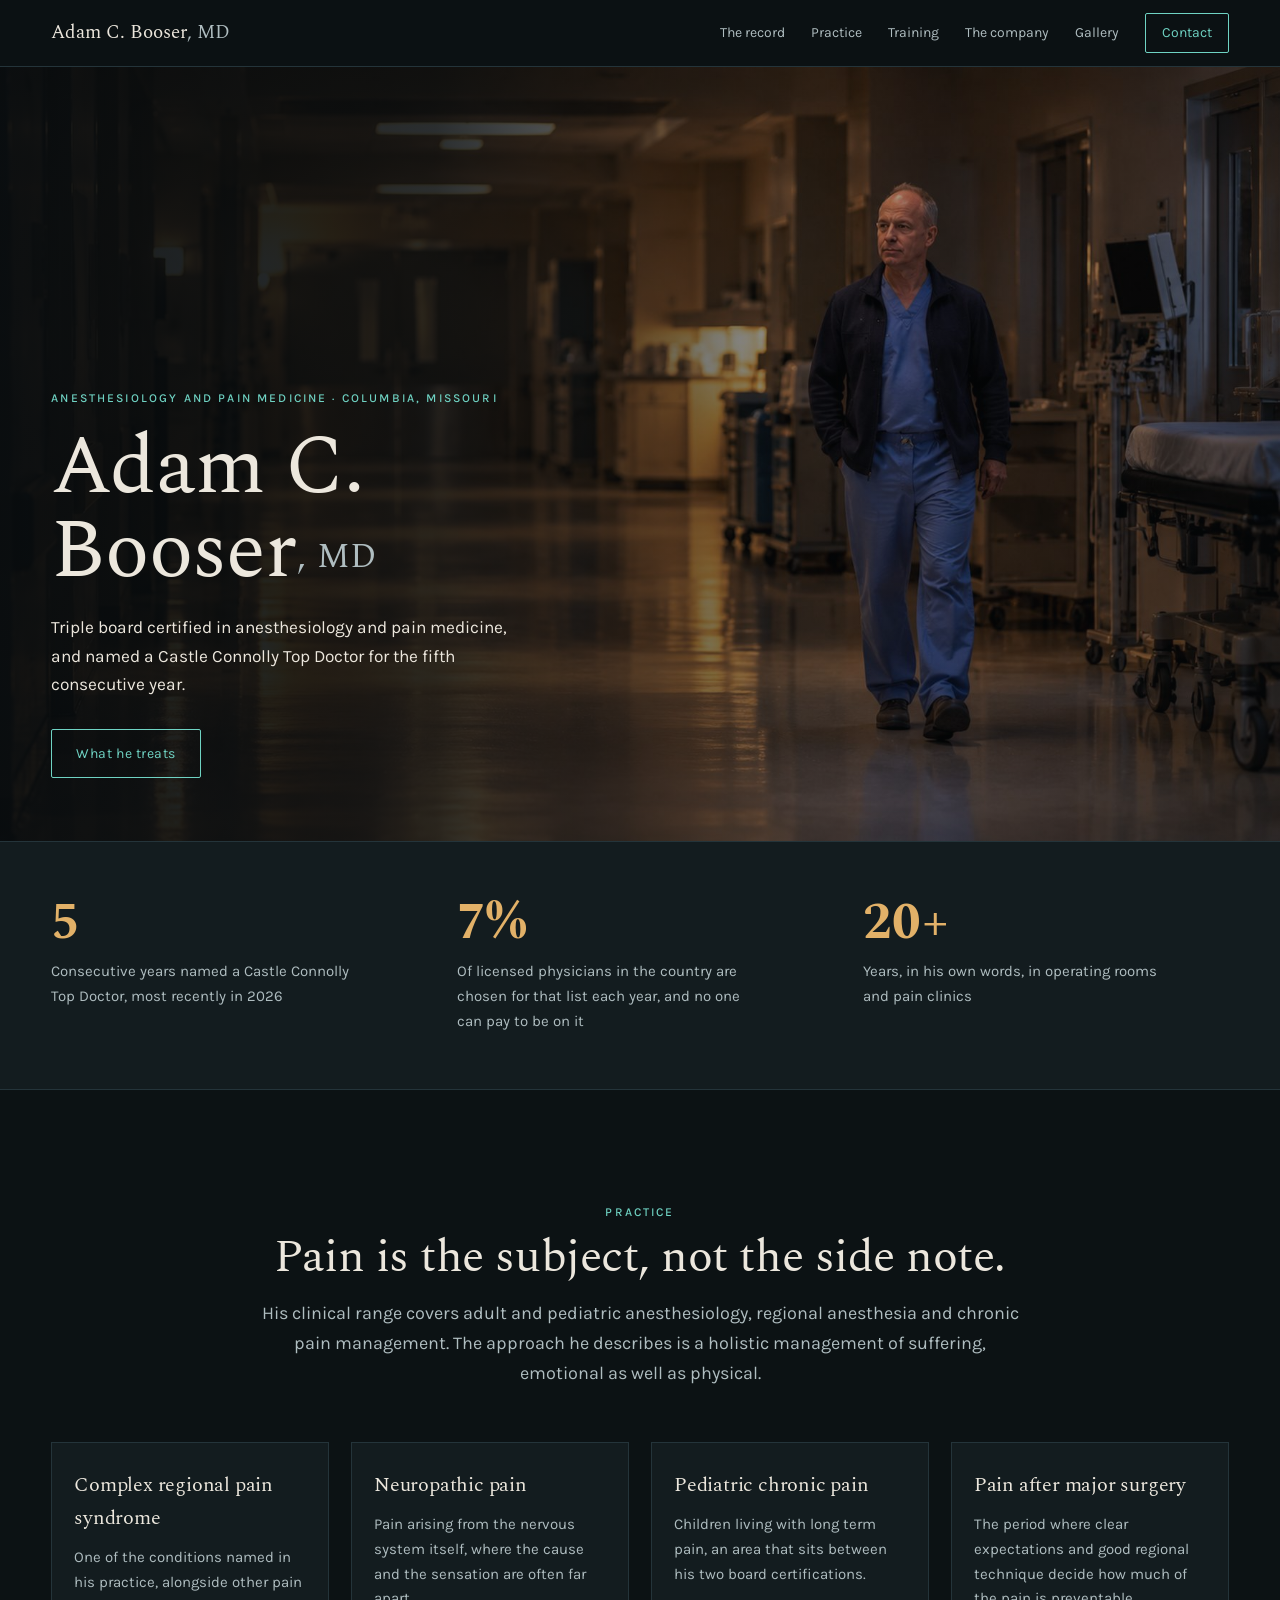
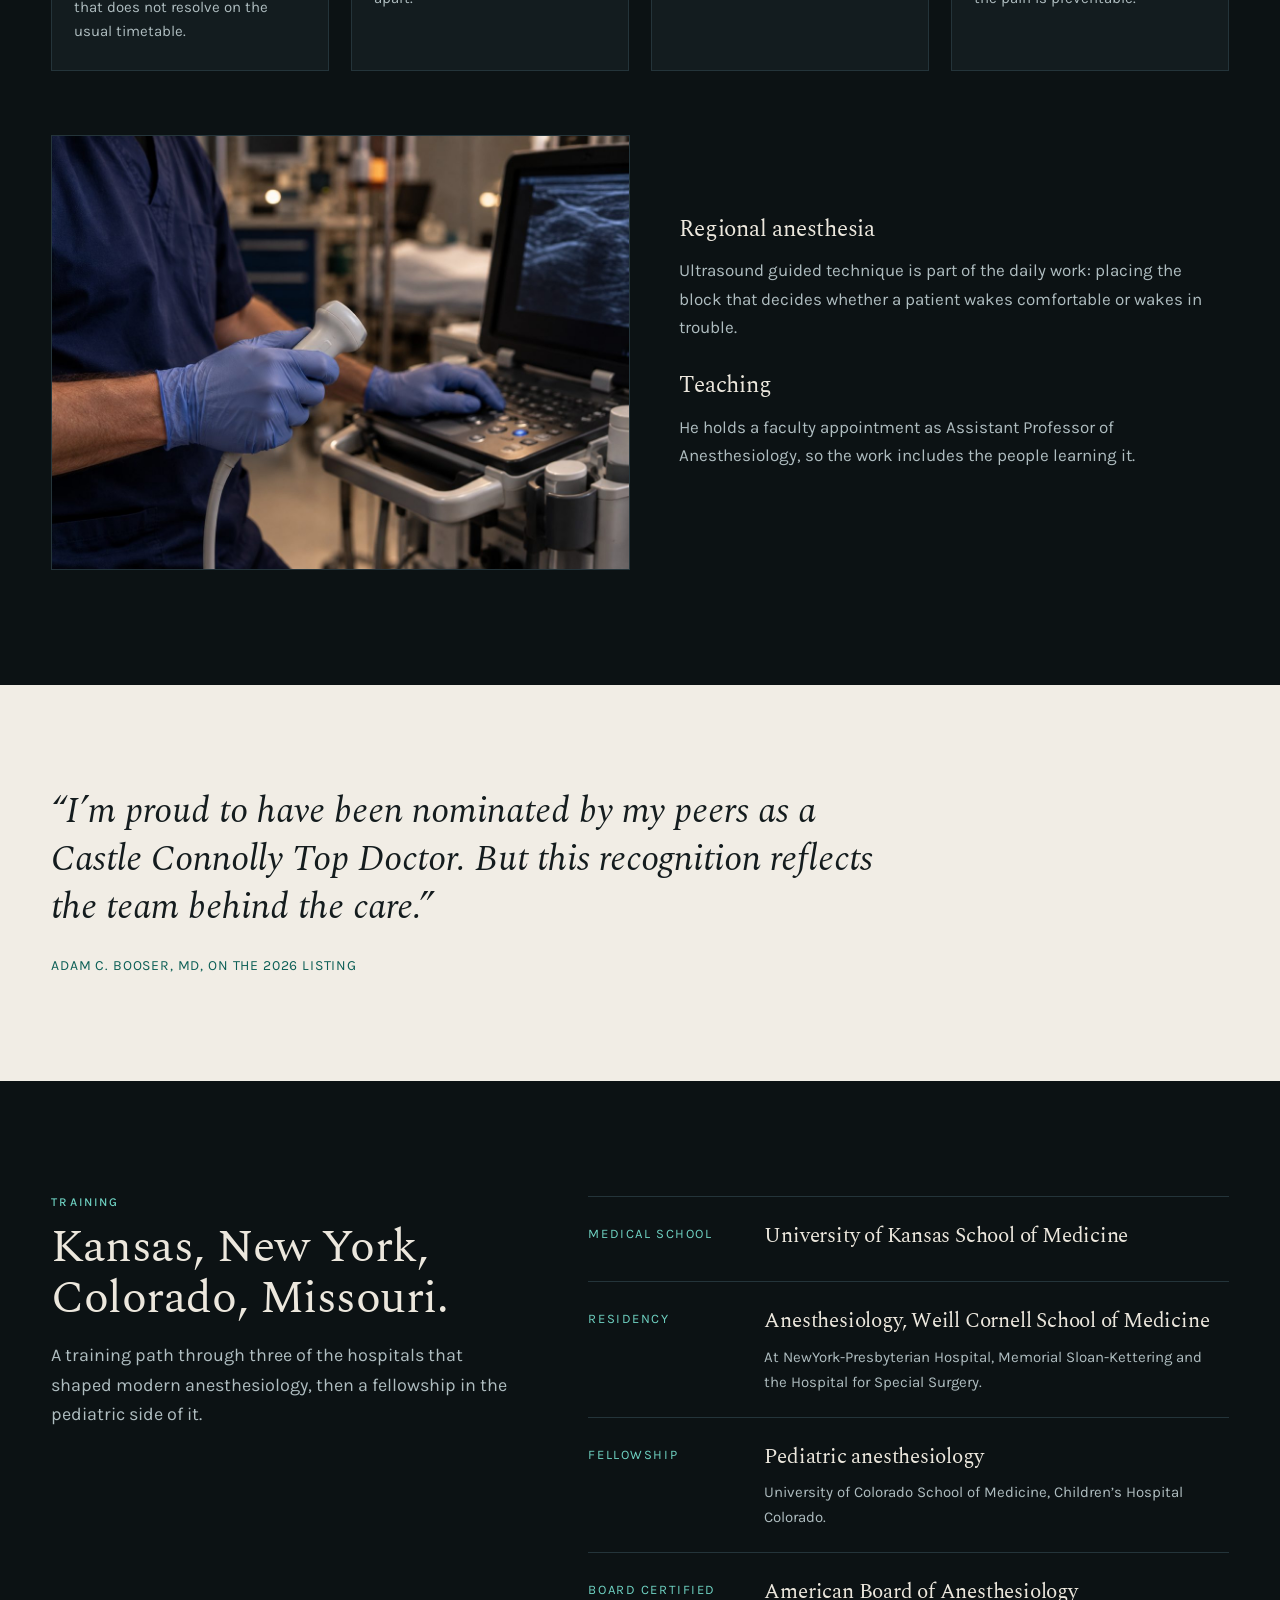
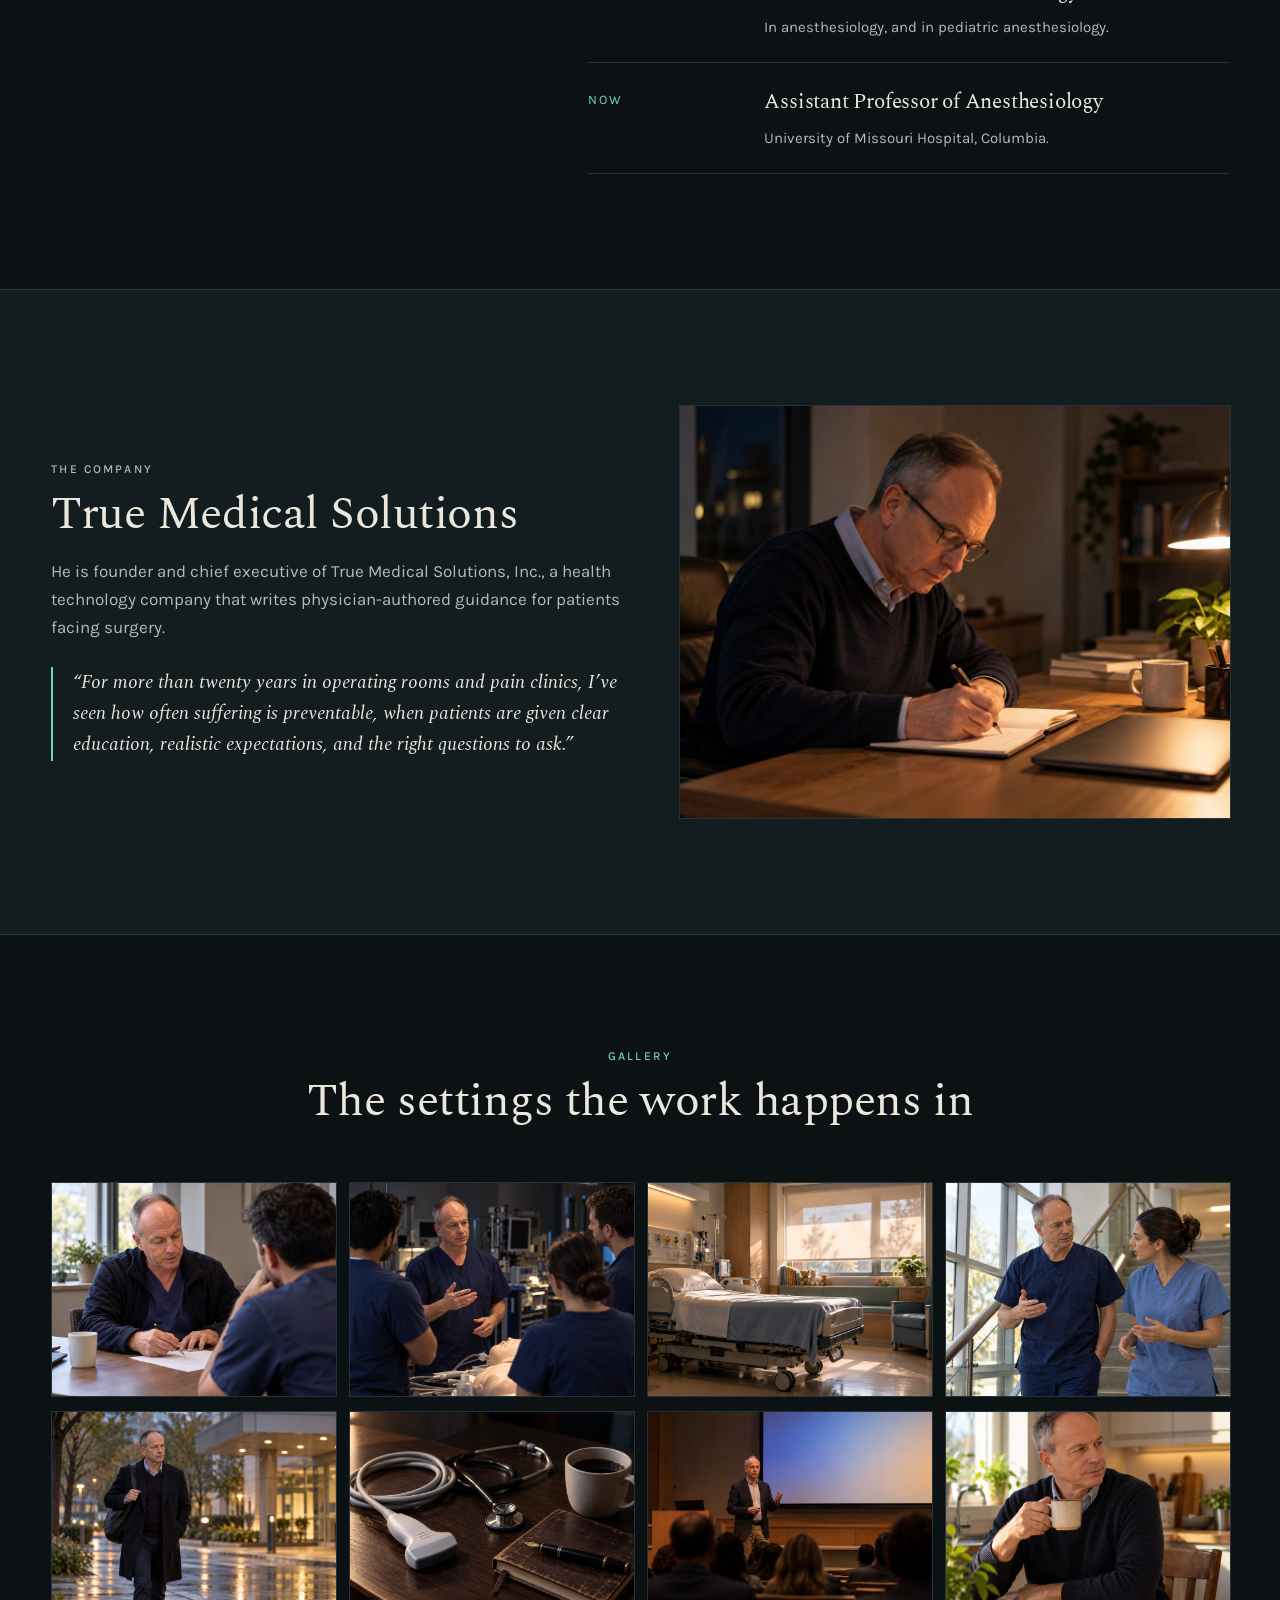
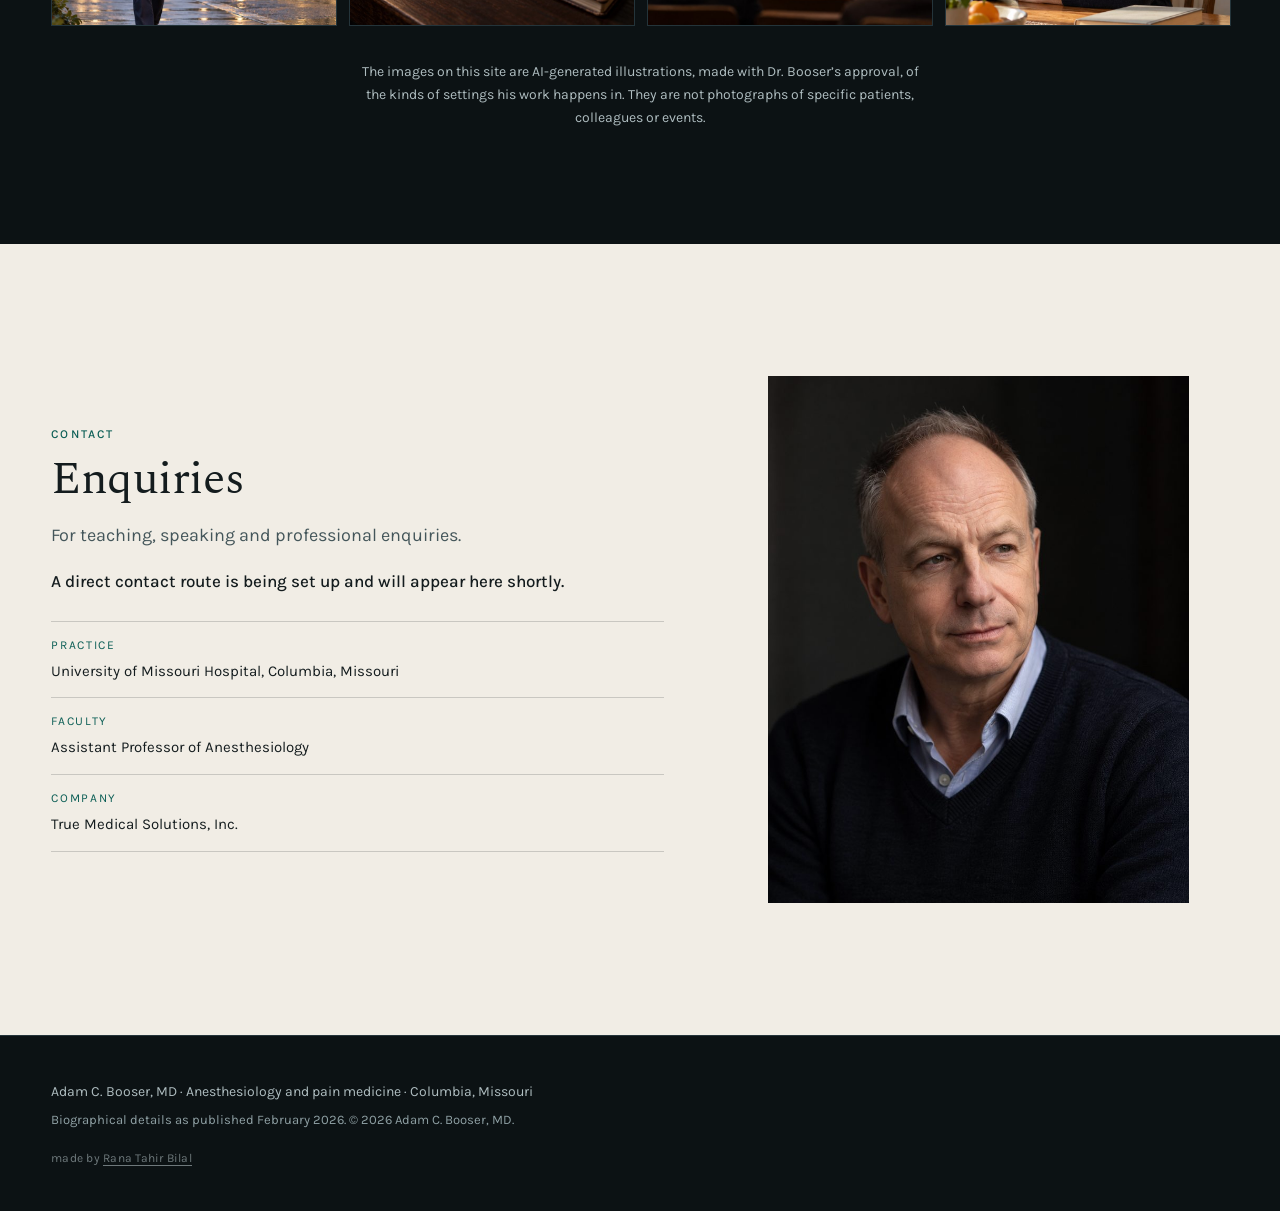
<file: index.html>
<!DOCTYPE html>
<html lang="en">
<head>
<meta charset="utf-8">
<meta name="viewport" content="width=device-width, initial-scale=1, shrink-to-fit=no">
<meta name="robots" content="noindex,nofollow">
<title>Adam C. Booser, MD | Anesthesiology and Pain Medicine, Columbia, Missouri</title>
<meta name="description" content="Adam C. Booser, MD, triple board certified anesthesiologist and pain medicine physician at the University of Missouri Hospital, and a 2026 Castle Connolly Top Doctor for the fifth consecutive year.">
<meta property="og:type" content="profile">
<meta property="og:title" content="Adam C. Booser, MD | Anesthesiology and Pain Medicine">
<meta property="og:description" content="Triple board certified anesthesiologist and pain medicine physician, University of Missouri Hospital.">
<link href="booser/img/favicon.png" rel="icon">
<link rel="preconnect" href="https://fonts.googleapis.com">
<link rel="preconnect" href="https://fonts.gstatic.com" crossorigin>
<link href="https://fonts.googleapis.com/css2?family=Spectral:ital,wght@0,300;0,400;0,600;1,400&family=Karla:wght@400;500;700&display=swap" rel="stylesheet">
<link href="booser/css/ab.css" rel="stylesheet">
</head>
<body>

<header class="ab-bar">
  <div class="ab-bar-in">
    <a class="ab-mark" href="#top">Adam C. Booser<span>, MD</span></a>
    <nav class="ab-nav">
      <a class="ab-scroll" href="#record">The record</a>
      <a class="ab-scroll" href="#practice">Practice</a>
      <a class="ab-scroll" href="#training">Training</a>
      <a class="ab-scroll" href="#company">The company</a>
      <a class="ab-scroll" href="#gallery">Gallery</a>
      <a class="ab-scroll ab-cta" href="#contact">Contact</a>
    </nav>
    <button class="ab-burger" id="ab_burger" aria-label="Open menu"><span></span><span></span><span></span></button>
  </div>
  <div class="ab-drawer" id="ab_drawer" hidden>
    <a class="ab-scroll" href="#record">The record</a>
    <a class="ab-scroll" href="#practice">Practice</a>
    <a class="ab-scroll" href="#training">Training</a>
    <a class="ab-scroll" href="#company">The company</a>
    <a class="ab-scroll" href="#gallery">Gallery</a>
    <a class="ab-scroll" href="#contact">Contact</a>
  </div>
</header>

<main id="top">

<section class="ab-hero">
  <img class="ab-hero-img" src="booser/img/hero.jpg" width="1920" height="1080" alt="A hospital corridor outside an operating suite before dawn" fetchpriority="high">
  <div class="ab-hero-veil"></div>
  <div class="ab-hero-copy">
    <p class="ab-kicker">Anesthesiology and pain medicine &middot; Columbia, Missouri</p>
    <h1>Adam C. Booser<span class="ab-md">, MD</span></h1>
    <p class="ab-hero-line">Triple board certified in anesthesiology and pain medicine, and named a Castle Connolly Top Doctor for the fifth consecutive year.</p>
    <a class="ab-scroll ab-btn" href="#practice">What he treats</a>
  </div>
</section>

<section class="ab-figures" id="record">
  <div class="ab-wrap ab-fig-grid">
    <div><b>5</b><span>Consecutive years named a Castle Connolly Top Doctor, most recently in 2026</span></div>
    <div><b>7%</b><span>Of licensed physicians in the country are chosen for that list each year, and no one can pay to be on it</span></div>
    <div><b>20+</b><span>Years, in his own words, in operating rooms and pain clinics</span></div>
  </div>
</section>

<section class="ab-practice" id="practice">
  <div class="ab-wrap">
    <div class="ab-head">
      <p class="ab-eyebrow">Practice</p>
      <h2>Pain is the subject, not the side note.</h2>
      <p class="ab-lede">His clinical range covers adult and pediatric anesthesiology, regional anesthesia and chronic pain management. The approach he describes is a holistic management of suffering, emotional as well as physical.</p>
    </div>
    <div class="ab-cards">
      <article><h3>Complex regional pain syndrome</h3><p>One of the conditions named in his practice, alongside other pain that does not resolve on the usual timetable.</p></article>
      <article><h3>Neuropathic pain</h3><p>Pain arising from the nervous system itself, where the cause and the sensation are often far apart.</p></article>
      <article><h3>Pediatric chronic pain</h3><p>Children living with long term pain, an area that sits between his two board certifications.</p></article>
      <article><h3>Pain after major surgery</h3><p>The period where clear expectations and good regional technique decide how much of the pain is preventable.</p></article>
    </div>
    <div class="ab-split">
      <figure><img src="booser/img/procedure.jpg" width="1448" height="1086" loading="lazy" alt="Gloved hands holding an ultrasound probe beside a portable ultrasound machine"></figure>
      <div>
        <h3>Regional anesthesia</h3>
        <p>Ultrasound guided technique is part of the daily work: placing the block that decides whether a patient wakes comfortable or wakes in trouble.</p>
        <h3>Teaching</h3>
        <p>He holds a faculty appointment as Assistant Professor of Anesthesiology, so the work includes the people learning it.</p>
      </div>
    </div>
  </div>
</section>

<section class="ab-quote">
  <div class="ab-wrap">
    <blockquote>
      <p>&ldquo;I&rsquo;m proud to have been nominated by my peers as a Castle Connolly Top Doctor. But this recognition reflects the team behind the care.&rdquo;</p>
      <cite>Adam C. Booser, MD, on the 2026 listing</cite>
    </blockquote>
  </div>
</section>

<section class="ab-training" id="training">
  <div class="ab-wrap ab-train-grid">
    <div class="ab-head ab-head-left">
      <p class="ab-eyebrow">Training</p>
      <h2>Kansas, New York, Colorado, Missouri.</h2>
      <p class="ab-lede">A training path through three of the hospitals that shaped modern anesthesiology, then a fellowship in the pediatric side of it.</p>
    </div>
    <ol class="ab-time">
      <li><span class="ab-yr">Medical school</span><div><h4>University of Kansas School of Medicine</h4></div></li>
      <li><span class="ab-yr">Residency</span><div><h4>Anesthesiology, Weill Cornell School of Medicine</h4><p>At NewYork-Presbyterian Hospital, Memorial Sloan-Kettering and the Hospital for Special Surgery.</p></div></li>
      <li><span class="ab-yr">Fellowship</span><div><h4>Pediatric anesthesiology</h4><p>University of Colorado School of Medicine, Children&rsquo;s Hospital Colorado.</p></div></li>
      <li><span class="ab-yr">Board certified</span><div><h4>American Board of Anesthesiology</h4><p>In anesthesiology, and in pediatric anesthesiology.</p></div></li>
      <li><span class="ab-yr">Now</span><div><h4>Assistant Professor of Anesthesiology</h4><p>University of Missouri Hospital, Columbia.</p></div></li>
    </ol>
  </div>
</section>

<section class="ab-company" id="company">
  <div class="ab-wrap ab-split ab-split-flip">
    <figure><img src="booser/img/writing.jpg" width="1448" height="1086" loading="lazy" alt="Writing longhand in a notebook at a desk in the evening"></figure>
    <div>
      <p class="ab-eyebrow">The company</p>
      <h2>True Medical Solutions</h2>
      <p>He is founder and chief executive of True Medical Solutions, Inc., a health technology company that writes physician-authored guidance for patients facing surgery.</p>
      <blockquote class="ab-inline-quote">
        <p>&ldquo;For more than twenty years in operating rooms and pain clinics, I&rsquo;ve seen how often suffering is preventable, when patients are given clear education, realistic expectations, and the right questions to ask.&rdquo;</p>
      </blockquote>
    </div>
  </div>
</section>

<section class="ab-gallery" id="gallery">
  <div class="ab-wrap">
    <div class="ab-head"><p class="ab-eyebrow">Gallery</p><h2>The settings the work happens in</h2></div>
    <div class="ab-grid">
      <figure><img src="booser/img/g-1.jpg" width="900" height="675" loading="lazy" alt="Sketching a diagram on paper to explain it across a table"></figure>
      <figure><img src="booser/img/g-2.jpg" width="900" height="675" loading="lazy" alt="Teaching trainees around a manikin in a clinical skills laboratory"></figure>
      <figure><img src="booser/img/g-3.jpg" width="900" height="675" loading="lazy" alt="An empty pediatric recovery bay in morning light"></figure>
      <figure><img src="booser/img/g-4.jpg" width="900" height="675" loading="lazy" alt="In conversation with a colleague in a hospital stairwell"></figure>
      <figure><img src="booser/img/g-5.jpg" width="900" height="675" loading="lazy" alt="Walking outside the hospital on an early morning"></figure>
      <figure><img src="booser/img/g-6.jpg" width="900" height="675" loading="lazy" alt="An ultrasound probe, stethoscope, pen and notebook on a dark table"></figure>
      <figure><img src="booser/img/g-7.jpg" width="900" height="675" loading="lazy" alt="Speaking at the front of a lecture room"></figure>
      <figure><img src="booser/img/g-8.jpg" width="900" height="675" loading="lazy" alt="Coffee at a kitchen table early in the morning"></figure>
    </div>
    <p class="ab-disclosure">The images on this site are AI-generated illustrations, made with Dr. Booser&rsquo;s approval, of the kinds of settings his work happens in. They are not photographs of specific patients, colleagues or events.</p>
  </div>
</section>

<section class="ab-contact" id="contact">
  <div class="ab-wrap ab-contact-grid">
    <div>
      <p class="ab-eyebrow">Contact</p>
      <h2>Enquiries</h2>
      <p class="ab-lede">For teaching, speaking and professional enquiries.</p>
      <!-- Needs Client Confirmation: contact email. The form is deliberately absent until Dr. Booser
           supplies the address it should deliver to. It will never be pointed at the site builder. -->
      <p class="ab-pending">A direct contact route is being set up and will appear here shortly.</p>
      <ul class="ab-details">
        <li><span>Practice</span>University of Missouri Hospital, Columbia, Missouri</li>
        <li><span>Faculty</span>Assistant Professor of Anesthesiology</li>
        <li><span>Company</span>True Medical Solutions, Inc.</li>
      </ul>
    </div>
    <figure class="ab-portrait"><img src="booser/img/portrait.jpg" width="800" height="1000" loading="lazy" alt="Adam C. Booser, MD"></figure>
  </div>
  <!-- Needs Client Confirmation: he also holds a part time faculty appointment at the University of
       Rochester, and directories still list Kansas City. Only the Missouri post is published here.
       Needs Client Confirmation: FASA appears on his LinkedIn headline but not in the release.
       Needs Client Confirmation: the release says triple board certified; only two boards are named
       in the sources, so no third board is listed on this page.
       The Castle Connolly Top Doctors badge image is NOT used: it is a trademark and its display
       needs their licence. The written recognition is sourced to the release. -->
</section>

</main>

<footer class="ab-foot">
  <div class="ab-wrap">
    <p>Adam C. Booser, MD &middot; Anesthesiology and pain medicine &middot; Columbia, Missouri</p>
    <p class="ab-small">Biographical details as published February 2026. &copy; 2026 Adam C. Booser, MD.</p>
    <p style="margin:18px 0 0;font-size:12px;line-height:1.5;opacity:.6;letter-spacing:.02em">made by <a href="https://ranatahirbilal.com" rel="nofollow noopener" target="_blank" style="color:inherit;text-decoration:none;border-bottom:1px solid currentColor">Rana Tahir Bilal</a></p>
  </div>
</footer>

<script src="booser/js/script.js"></script>
</body>
</html>
</file>
<file: booser/css/ab.css>
/* Adam C. Booser, MD. Own stylesheet, loaded last. Prefix ab-.
   Palette is deliberately not the house cream and navy: near black with a clinical teal. */
:root{
  --ab-ink:#0C1214;         /* page base */
  --ab-panel:#131C1F;       /* raised panel */
  --ab-line:#24343A;
  --ab-bone:#ECE7DD;        /* body text on dark: 15.8:1 on --ab-ink */
  --ab-dim:#AFBDC0;         /* secondary text on dark: 8.6:1 */
  --ab-teal:#6FD3C3;        /* accent on dark: 10.3:1 */
  --ab-teal-ink:#0B5E55;    /* accent on light: 6.1:1 on --ab-paper */
  --ab-amber:#E2B168;       /* figures on dark: 9.7:1 */
  --ab-paper:#F1EDE5;       /* light sections */
  --ab-paper-ink:#141C1E;   /* text on light: 15.2:1 */
  --ab-paper-dim:#44565A;   /* secondary on light: 7.3:1 */
  --ab-disp:'Spectral',Georgia,serif;
  --ab-text:'Karla',system-ui,sans-serif;
}
html{scroll-behavior:smooth}
body{background:var(--ab-ink);color:var(--ab-bone);font-family:var(--ab-text);font-size:17px;line-height:1.65;margin:0;-webkit-font-smoothing:antialiased}
img{max-width:100%;height:auto;display:block}
h1,h2,h3,h4{font-family:var(--ab-disp);font-weight:400;letter-spacing:-.01em;margin:0}
p{margin:0 0 1rem}
a{color:inherit}
.ab-wrap{width:min(1180px,92vw);margin:0 auto}
.ab-eyebrow{font:500 12px/1 var(--ab-text);letter-spacing:.18em;text-transform:uppercase;color:var(--ab-teal);margin:0 0 14px}
.ab-head{max-width:760px;margin:0 auto 54px;text-align:center}
.ab-head-left{text-align:left;margin-left:0}
.ab-head h2,.ab-split h2,.ab-contact h2{font-size:clamp(28px,3.6vw,46px);line-height:1.12;margin-bottom:16px}
.ab-lede{color:var(--ab-dim);font-size:18px}

/* bar */
.ab-bar{position:sticky;top:0;z-index:40;background:rgba(12,18,20,.92);backdrop-filter:blur(8px);border-bottom:1px solid var(--ab-line)}
.ab-bar-in{width:min(1180px,92vw);margin:0 auto;display:flex;align-items:center;justify-content:space-between;height:66px}
.ab-mark{font-family:var(--ab-disp);font-size:19px;text-decoration:none;color:var(--ab-bone)}
.ab-mark span{color:var(--ab-dim)}
.ab-nav{display:flex;gap:26px;align-items:center}
.ab-nav a{font-size:14px;text-decoration:none;color:var(--ab-dim)}
.ab-nav a:hover{color:var(--ab-bone)}
.ab-nav .ab-cta{border:1px solid var(--ab-teal);color:var(--ab-teal);padding:7px 16px;border-radius:2px}
.ab-burger{display:none;background:none;border:0;padding:8px;cursor:pointer}
.ab-burger span{display:block;width:22px;height:2px;background:var(--ab-bone);margin:4px 0}
.ab-drawer{display:none;flex-direction:column;padding:10px 4vw 22px;border-top:1px solid var(--ab-line)}
.ab-drawer a{padding:12px 0;text-decoration:none;color:var(--ab-bone);border-bottom:1px solid var(--ab-line)}

/* hero: full bleed picture, copy low left. Not the house split. */
.ab-hero{position:relative;min-height:clamp(560px,86vh,860px);display:flex;align-items:flex-end;overflow:hidden}
.ab-hero-img{position:absolute;inset:0;width:100%;height:100%;object-fit:cover;object-position:60% 50%}
.ab-hero-veil{position:absolute;inset:0;background:linear-gradient(90deg,rgba(8,12,14,.94) 0%,rgba(8,12,14,.86) 34%,rgba(8,12,14,.35) 68%,rgba(8,12,14,.5) 100%)}
.ab-hero-copy{position:relative;width:min(1180px,92vw);margin:0 auto;padding:0 0 clamp(48px,7vh,96px)}
.ab-kicker{font:500 12px/1.6 var(--ab-text);letter-spacing:.18em;text-transform:uppercase;color:var(--ab-teal);margin-bottom:18px}
.ab-hero h1{font-size:clamp(40px,6.4vw,84px);line-height:1.02;max-width:12ch}
.ab-md{color:var(--ab-dim);font-size:.42em;vertical-align:middle;letter-spacing:.02em}
.ab-hero-line{max-width:46ch;color:var(--ab-bone);font-size:clamp(17px,1.35vw,20px);margin-top:20px}
.ab-btn{display:inline-block;margin-top:14px;border:1px solid var(--ab-teal);color:var(--ab-teal);padding:12px 24px;border-radius:2px;text-decoration:none;font-size:14px;letter-spacing:.04em}
.ab-btn:hover{background:var(--ab-teal);color:var(--ab-ink)}

/* figures */
.ab-figures{background:var(--ab-panel);padding:56px 0;border-block:1px solid var(--ab-line)}
.ab-fig-grid{display:grid;grid-template-columns:repeat(3,1fr);gap:40px}
.ab-fig-grid b{display:block;font-family:var(--ab-disp);font-size:clamp(34px,4vw,54px);color:var(--ab-amber);line-height:1}
.ab-fig-grid span{display:block;margin-top:10px;color:var(--ab-dim);font-size:15px;max-width:34ch}

/* practice */
.ab-practice{padding:clamp(64px,9vw,120px) 0}
.ab-cards{display:grid;grid-template-columns:repeat(4,1fr);gap:22px;margin-bottom:64px}
.ab-cards article{border:1px solid var(--ab-line);padding:26px 22px;background:var(--ab-panel)}
.ab-cards h3{font-size:20px;margin-bottom:10px;color:var(--ab-bone)}
.ab-cards p{color:var(--ab-dim);font-size:15px;margin:0}
.ab-split{display:grid;grid-template-columns:1.05fr 1fr;gap:clamp(28px,4vw,64px);align-items:center}
.ab-split figure{margin:0}
.ab-split img{width:100%;border:1px solid var(--ab-line)}
.ab-split h3{font-size:23px;margin:0 0 8px}
.ab-split div>h3+p{color:var(--ab-dim);margin-bottom:26px}
.ab-split-flip figure{order:2}

/* quote */
.ab-quote{background:var(--ab-paper);color:var(--ab-paper-ink);padding:clamp(56px,8vw,104px) 0}
.ab-quote blockquote{margin:0;max-width:860px}
.ab-quote p{font-family:var(--ab-disp);font-size:clamp(22px,2.9vw,36px);line-height:1.34;font-style:italic;margin-bottom:18px}
.ab-quote cite{font-style:normal;font-size:14px;letter-spacing:.06em;text-transform:uppercase;color:var(--ab-teal-ink)}

/* training */
.ab-training{padding:clamp(64px,9vw,120px) 0}
.ab-train-grid{display:grid;grid-template-columns:.85fr 1.15fr;gap:clamp(28px,5vw,80px);align-items:start}
.ab-time{list-style:none;margin:0;padding:0;border-top:1px solid var(--ab-line)}
.ab-time li{display:grid;grid-template-columns:150px 1fr;gap:26px;padding:22px 0;border-bottom:1px solid var(--ab-line)}
.ab-yr{color:var(--ab-teal);font-size:13px;letter-spacing:.12em;text-transform:uppercase;padding-top:4px}
.ab-time h4{font-size:21px;margin-bottom:6px}
.ab-time p{color:var(--ab-dim);font-size:15px;margin:0}

/* company */
.ab-company{background:var(--ab-panel);padding:clamp(64px,9vw,120px) 0;border-block:1px solid var(--ab-line)}
.ab-company p{color:var(--ab-dim)}
.ab-inline-quote{margin:26px 0 0;padding-left:20px;border-left:2px solid var(--ab-teal)}
.ab-inline-quote p{font-family:var(--ab-disp);font-style:italic;font-size:19px;color:var(--ab-bone);margin:0}

/* gallery */
.ab-gallery{padding:clamp(64px,9vw,120px) 0}
.ab-grid{display:grid;grid-template-columns:repeat(4,1fr);gap:14px}
.ab-grid figure{margin:0}
.ab-grid img{width:100%;aspect-ratio:4/3;object-fit:cover;border:1px solid var(--ab-line)}
.ab-disclosure{margin:34px auto 0;max-width:70ch;text-align:center;color:var(--ab-dim);font-size:14px}

/* contact */
.ab-contact{background:var(--ab-paper);color:var(--ab-paper-ink);padding:clamp(64px,9vw,120px) 0}
.ab-contact .ab-eyebrow{color:var(--ab-teal-ink)}
.ab-contact .ab-lede{color:var(--ab-paper-dim)}
.ab-contact-grid{display:grid;grid-template-columns:1.1fr .9fr;gap:clamp(30px,5vw,72px);align-items:center}
.ab-pending{color:var(--ab-paper-ink);font-weight:500}
.ab-details{list-style:none;margin:26px 0 0;padding:0;border-top:1px solid rgba(20,28,30,.18)}
.ab-details li{padding:14px 0;border-bottom:1px solid rgba(20,28,30,.18);font-size:15px}
.ab-details span{display:block;font-size:12px;letter-spacing:.14em;text-transform:uppercase;color:var(--ab-teal-ink);margin-bottom:3px}
.ab-portrait img{width:100%;filter:grayscale(.15)}

/* footer */
.ab-foot{padding:44px 0;border-top:1px solid var(--ab-line);color:var(--ab-dim);font-size:14px}
.ab-foot p{margin:0 0 6px}
.ab-small{font-size:13px;color:#8FA0A4}

@media (max-width:991px){
  .ab-nav{display:none}
  .ab-burger{display:block}
  .ab-drawer[hidden]{display:none}
  .ab-drawer{display:flex}
  .ab-fig-grid{grid-template-columns:1fr;gap:26px}
  .ab-cards{grid-template-columns:repeat(2,1fr)}
  .ab-split,.ab-train-grid,.ab-contact-grid{grid-template-columns:1fr}
  .ab-split-flip figure{order:0}
  .ab-grid{grid-template-columns:repeat(2,1fr)}
  .ab-hero-veil{background:linear-gradient(180deg,rgba(8,12,14,.55) 0%,rgba(8,12,14,.86) 58%,rgba(8,12,14,.96) 100%)}
}
@media (max-width:575px){
  .ab-cards{grid-template-columns:1fr}
  .ab-time li{grid-template-columns:1fr;gap:6px}
}
</file>
